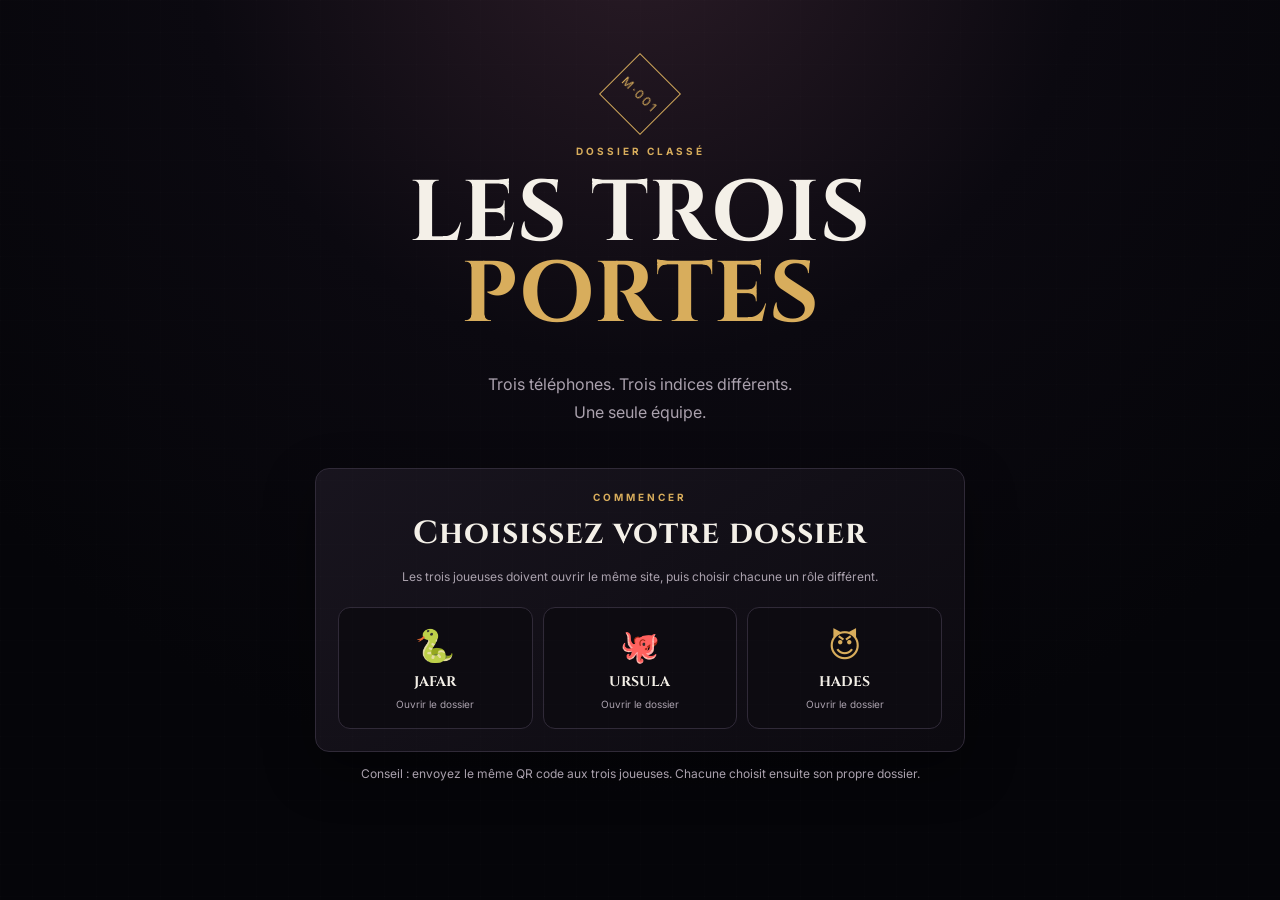
<file: index.html>
<!doctype html>
<html lang="fr">
<head>
  <meta charset="utf-8">
  <meta name="viewport" content="width=device-width,initial-scale=1,viewport-fit=cover">
  <meta name="theme-color" content="#08070c">
  <title>Mystery 001 — Les Trois Portes</title>
  <link rel="stylesheet" href="style.css">
</head>
<body class="landing">
<main class="shell center">
  <div class="sigil">M·001</div>
  <p class="eyebrow">DOSSIER CLASSÉ</p>
  <h1>LES TROIS<br><span>PORTES</span></h1>
  <p class="intro">Trois téléphones. Trois indices différents.<br>Une seule équipe.</p>

  <section class="panel">
    <p class="eyebrow">COMMENCER</p>
    <h2>Choisissez votre dossier</h2>
    <p class="muted">Les trois joueuses doivent ouvrir le même site, puis choisir chacune un rôle différent.</p>
    <div class="role-grid">

  <a class="role-choice" href="room.html?player=jafar&r=K7xP2">
    <span>🐍</span><strong>JAFAR</strong><small>Ouvrir le dossier</small>
  </a>

  <a class="role-choice" href="room.html?player=ursula&r=K7xP2">
    <span>🐙</span><strong>URSULA</strong><small>Ouvrir le dossier</small>
  </a>

  <a class="role-choice" href="room.html?player=hades&r=K7xP2">
    <span>😈</span><strong>HADES</strong><small>Ouvrir le dossier</small>
  </a>

</div>
  </section>

  <p class="hint">Conseil : envoyez le même QR code aux trois joueuses. Chacune choisit ensuite son propre dossier.</p>
</main>
<script src="game.js"></script>
</body>
</html>
</file>
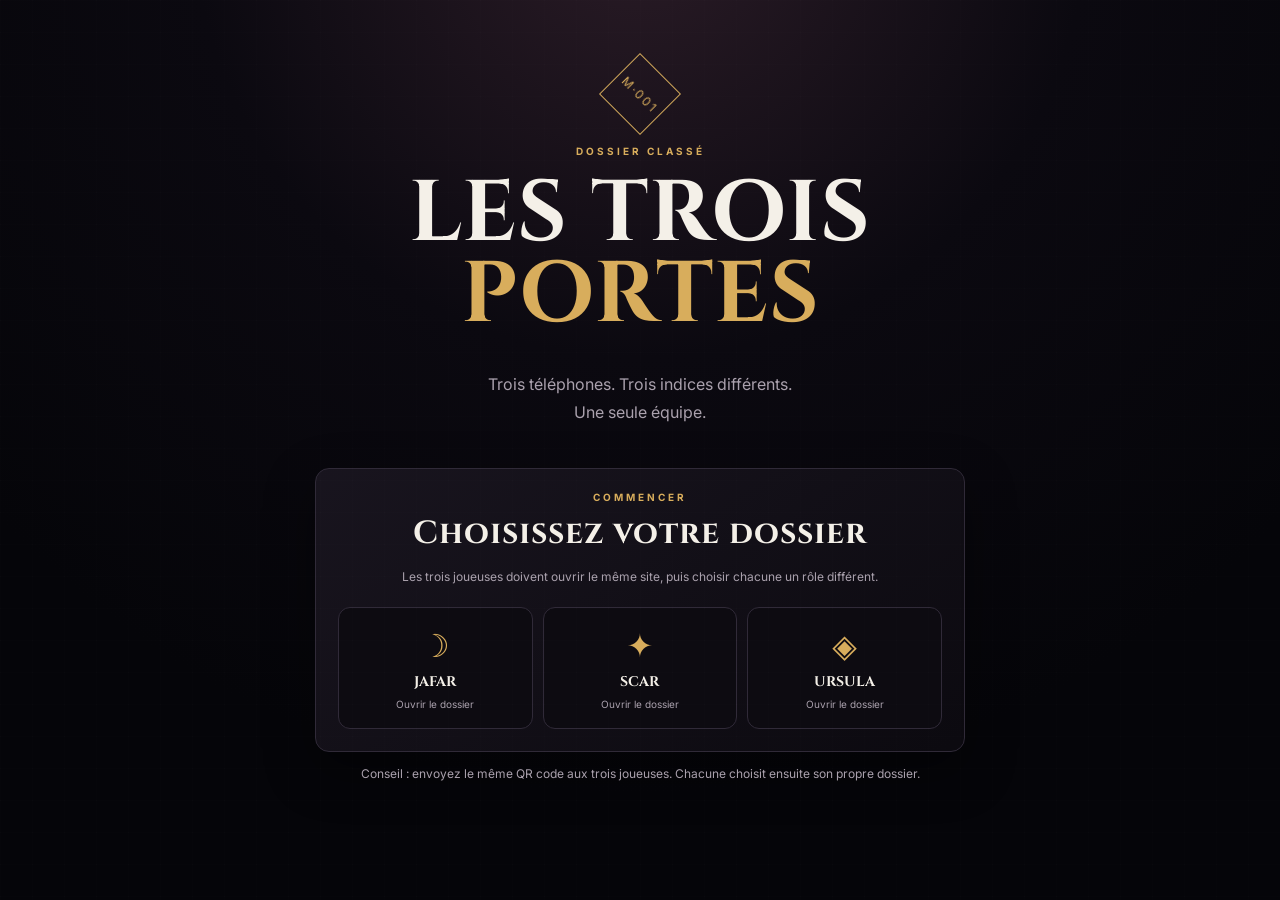
<file: index (1).html>
<!doctype html>
<html lang="fr">
<head>
  <meta charset="utf-8">
  <meta name="viewport" content="width=device-width,initial-scale=1,viewport-fit=cover">
  <meta name="theme-color" content="#08070c">
  <title>Mystery 001 — Les Trois Portes</title>
  <link rel="stylesheet" href="style.css">
</head>
<body class="landing">
<main class="shell center">
  <div class="sigil">M·001</div>
  <p class="eyebrow">DOSSIER CLASSÉ</p>
  <h1>LES TROIS<br><span>PORTES</span></h1>
  <p class="intro">Trois téléphones. Trois indices différents.<br>Une seule équipe.</p>

  <section class="panel">
    <p class="eyebrow">COMMENCER</p>
    <h2>Choisissez votre dossier</h2>
    <p class="muted">Les trois joueuses doivent ouvrir le même site, puis choisir chacune un rôle différent.</p>
    <div class="role-grid">
      <a class="role-choice" href="room.html?player=jafar&room=1">
        <span>☽</span><strong>JAFAR</strong><small>Ouvrir le dossier</small>
      </a>
      <a class="role-choice" href="room.html?player=scar&room=1">
        <span>✦</span><strong>SCAR</strong><small>Ouvrir le dossier</small>
      </a>
      <a class="role-choice" href="room.html?player=ursula&room=1">
        <span>◈</span><strong>URSULA</strong><small>Ouvrir le dossier</small>
      </a>
    </div>
  </section>

  <p class="hint">Conseil : envoyez le même QR code aux trois joueuses. Chacune choisit ensuite son propre dossier.</p>
</main>
<script src="game.js"></script>
</body>
</html>
</file>
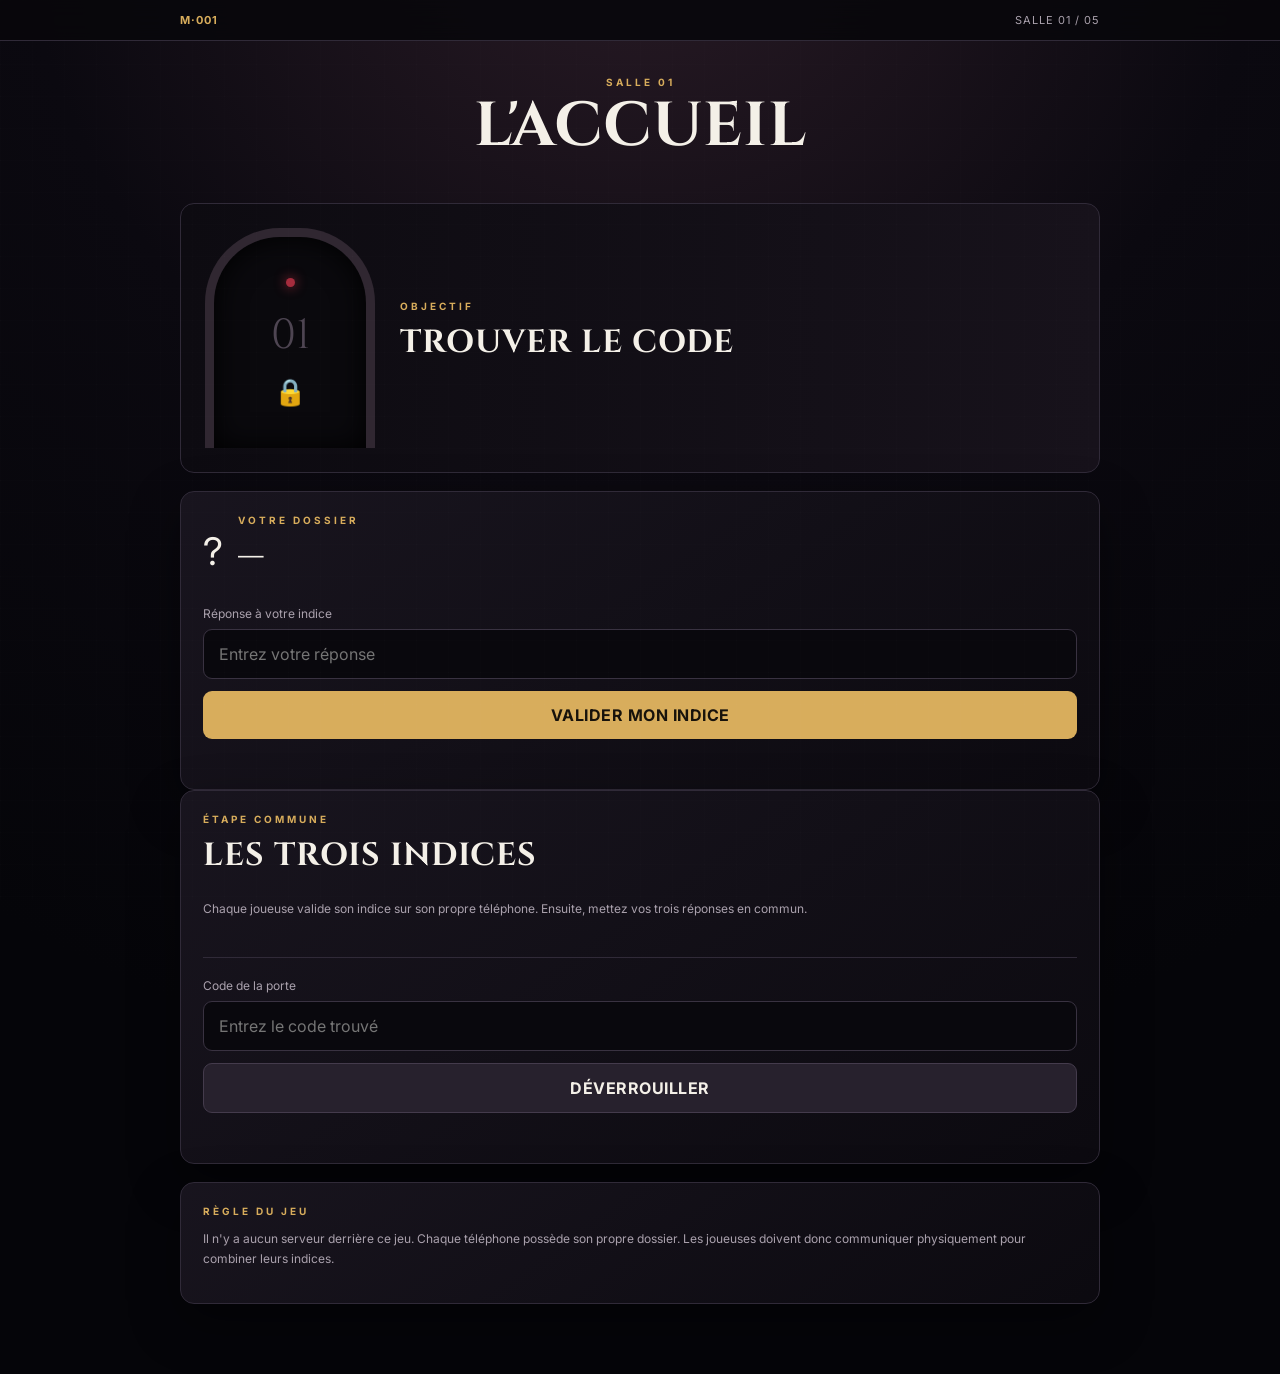
<file: room (1).html>
<!doctype html>
<html lang="fr">
<head>
<meta charset="utf-8">
<meta name="viewport" content="width=device-width,initial-scale=1,viewport-fit=cover">
<meta name="theme-color" content="#08070c">
<title>Mystery 001 — Salle</title>
<link rel="stylesheet" href="style.css">
</head>
<body>
<header class="topbar">
  <a href="index.html" class="brand">M·001</a>
  <div id="roomCounter">SALLE 01 / 05</div>
</header>

<main class="shell game">
  <section class="hero">
    <p class="eyebrow" id="roomEyebrow">SALLE 01</p>
    <h1 id="roomTitle">L'ACCUEIL</h1>
    <p id="roomIntro"></p>
  </section>

  <section class="players" id="players"></section>

  <section class="door">
    <div class="door-frame" id="doorFrame">
      <div class="door-light"></div>
      <div class="door-number" id="doorNumber">01</div>
      <div class="lock" id="lock">🔒</div>
    </div>
    <div>
      <p class="eyebrow">OBJECTIF</p>
      <h2 id="doorTitle">TROUVER LE CODE</h2>
      <p id="doorHint" class="muted"></p>
    </div>
  </section>

  <section class="panel personal">
    <div class="role-head">
      <span id="roleSymbol" class="role-symbol">?</span>
      <div>
        <p class="eyebrow">VOTRE DOSSIER</p>
        <h2 id="roleName">—</h2>
      </div>
    </div>
    <div id="clue"></div>
    <label for="answer">Réponse à votre indice</label>
    <input id="answer" autocomplete="off" placeholder="Entrez votre réponse">
    <button id="answerBtn" class="primary">VALIDER MON INDICE</button>
    <p id="answerStatus" class="status"></p>
  </section>

  <section class="panel team">
    <div class="section-title">
      <div>
        <p class="eyebrow">ÉTAPE COMMUNE</p>
        <h2>LES TROIS INDICES</h2>
      </div>
    </div>
    <p class="muted">Chaque joueuse valide son indice sur son propre téléphone. Ensuite, mettez vos trois réponses en commun.</p>
    <div id="tokens" class="tokens"></div>
    <div class="divider"></div>
    <label for="doorCode">Code de la porte</label>
    <input id="doorCode" autocomplete="off" placeholder="Entrez le code trouvé">
    <button id="doorBtn" class="secondary">DÉVERROUILLER</button>
    <p id="doorStatus" class="status"></p>
  </section>

  <section id="nextRoom" class="panel next hidden">
    <p class="eyebrow">ACCÈS AUTORISÉ</p>
    <h2>LA PORTE S'OUVRE.</h2>
    <p id="nextText" class="muted"></p>
    <button id="nextBtn" class="primary">ENTRER DANS LA SALLE SUIVANTE</button>
  </section>

  <section id="final" class="panel final hidden">
    <div class="sigil">M·001</div>
    <p class="eyebrow">DOSSIER TERMINÉ</p>
    <h2>LES TROIS PORTES SONT OUVERTES.</h2>
    <p class="muted">Vous avez réussi le parcours.</p>
    <div class="final-code">OMEGA</div>
  </section>

  <section class="panel how">
    <p class="eyebrow">RÈGLE DU JEU</p>
    <p class="muted">Il n'y a aucun serveur derrière ce jeu. Chaque téléphone possède son propre dossier. Les joueuses doivent donc communiquer physiquement pour combiner leurs indices.</p>
  </section>
</main>
<script src="game.js"></script>
</body>
</html>
</file>
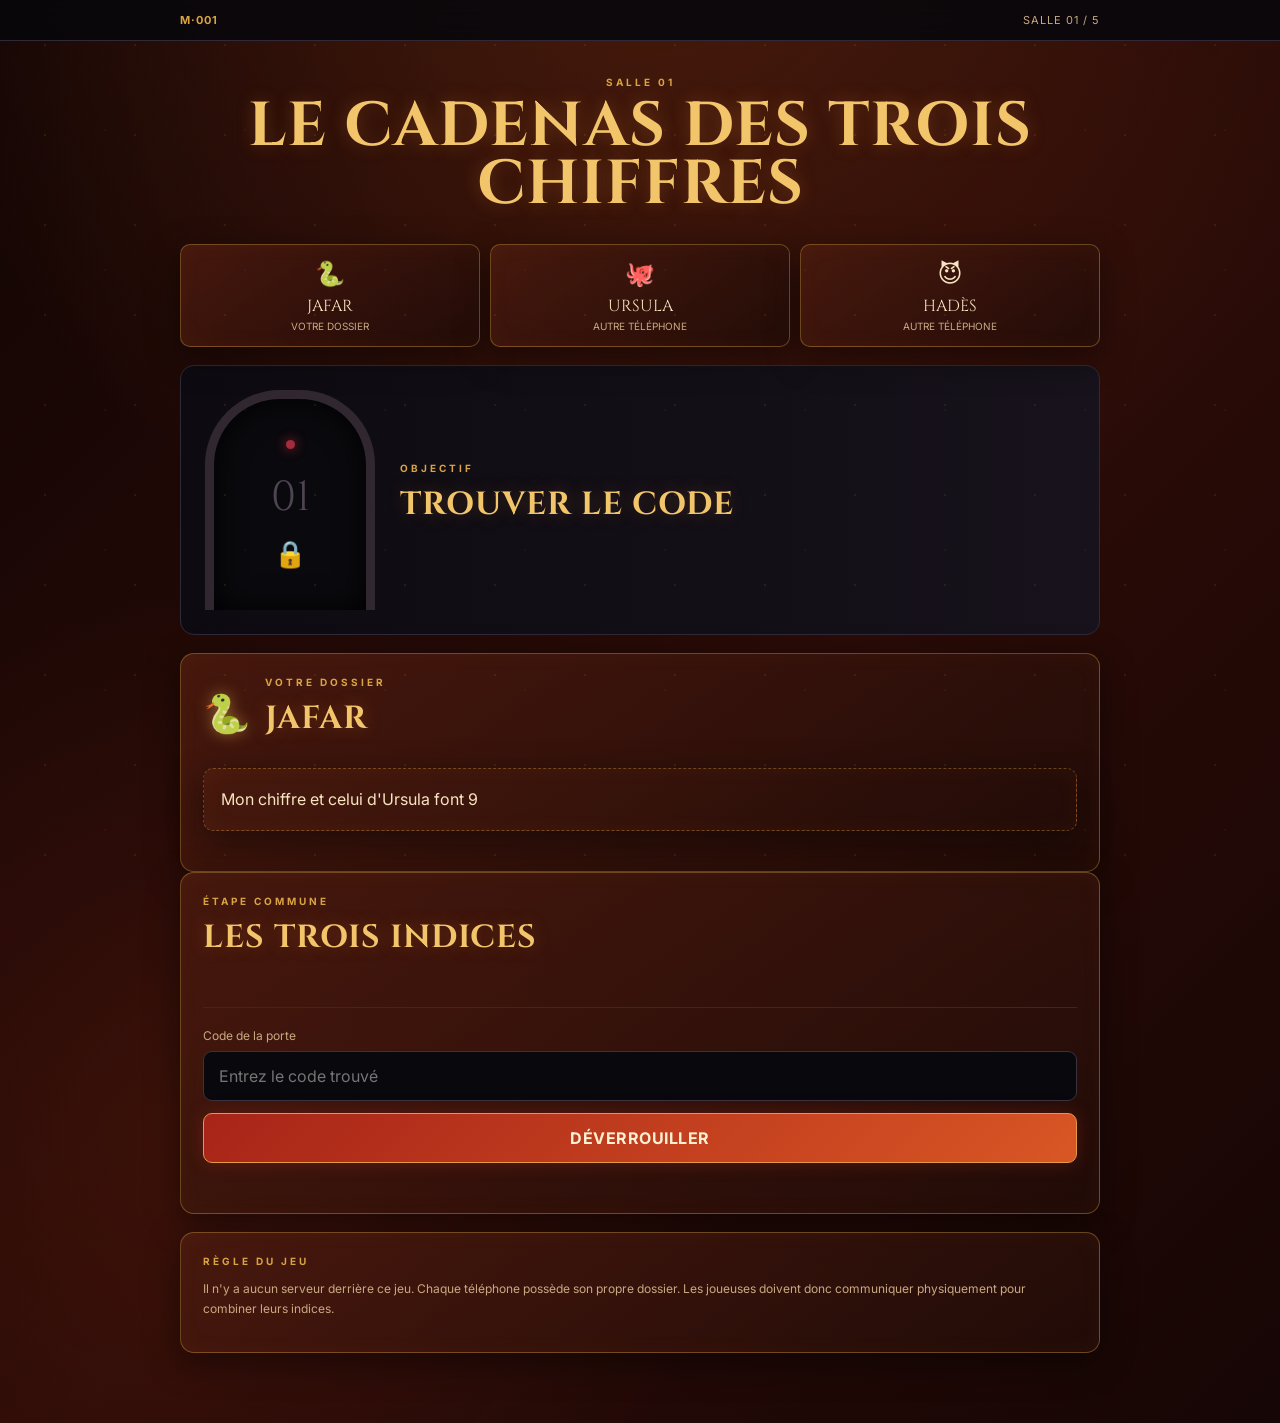
<file: room.html>
<!doctype html>
<html lang="fr">
<head>
<meta charset="utf-8">
<meta name="viewport" content="width=device-width,initial-scale=1,viewport-fit=cover">
<meta name="theme-color" content="#08070c">
<title>Mystery 001 — Salle</title>
<link rel="stylesheet" href="style.css">
</head>
<body>
<header class="topbar">
  <a href="index.html" class="brand">M·001</a>
  <div id="roomCounter">SALLE 01 / 05</div>
</header>

<main class="shell game">
  <section class="hero">
    <p class="eyebrow" id="roomEyebrow">SALLE 01</p>
    <h1 id="roomTitle">L'ACCUEIL</h1>
    <p id="roomIntro"></p>
  </section>

  <section class="players" id="players"></section>

  <section class="door">
    <div class="door-frame" id="doorFrame">
      <div class="door-light"></div>
      <div class="door-number" id="doorNumber">01</div>
      <div class="lock" id="lock">🔒</div>
    </div>
    <div>
      <p class="eyebrow">OBJECTIF</p>
      <h2 id="doorTitle">TROUVER LE CODE</h2>
      <p id="doorHint" class="muted"></p>
    </div>
  </section>

  <section class="panel personal">
    <div class="role-head">
      <span id="roleSymbol" class="role-symbol">?</span>
      <div>
        <p class="eyebrow">VOTRE DOSSIER</p>
        <h2 id="roleName">—</h2>
      </div>
    </div>
    <div id="clue"></div>
    
  </section>

  <section class="panel team">
    <div class="section-title">
      <div>
        <p class="eyebrow">ÉTAPE COMMUNE</p>
        <h2>LES TROIS INDICES</h2>
      </div>
    </div>
    <div id="tokens" class="tokens"></div>
    <div class="divider"></div>
    <label for="doorCode">Code de la porte</label>
    <input id="doorCode" autocomplete="off" placeholder="Entrez le code trouvé">
    <button id="doorBtn" class="secondary">DÉVERROUILLER</button>
    <p id="doorStatus" class="status"></p>
  </section>

  <section id="nextRoom" class="panel next hidden">
    <p class="eyebrow">ACCÈS AUTORISÉ</p>
    <h2>LA PORTE S'OUVRE.</h2>
    <p id="nextText" class="muted"></p>
    <button id="nextBtn" class="primary">ENTRER DANS LA SALLE SUIVANTE</button>
  </section>
<section id="final" class="panel final hidden">
  <div class="sigil">M·001</div>

  <p class="eyebrow">DOSSIER TERMINÉ</p>

  <h2>FÉLICITATIONS !</h2>

  <p class="muted">
    Félicitations, vous avez libéré la magie de Disney des vilains !
    Ils ont laissé en partant ce code mystérieux.
    D'après Merlin, tout commencerait depuis la porte du château...
  </p>

  <div class="final-code" id="finalCode">6W 11S 7E 7N 10E 2N 8W 9N 7W 13S</div>

  <p class="eyebrow">CODE À CONSERVER</p>
</section>

  <section class="panel how">
    <p class="eyebrow">RÈGLE DU JEU</p>
    <p class="muted">Il n'y a aucun serveur derrière ce jeu. Chaque téléphone possède son propre dossier. Les joueuses doivent donc communiquer physiquement pour combiner leurs indices.</p>
  </section>
</main>
<script src="game.js"></script>
</body>
</html>
</file>
<file: style.css>
@import url('https://fonts.googleapis.com/css2?family=Cinzel:wght@500;600;700&family=Inter:wght@400;500;600&display=swap');

:root{--bg:#08070c;--panel:#121018;--line:#302a38;--text:#f4f0e8;--muted:#aaa1ad;--gold:#d8ad5c;--red:#a62c3d;--green:#79c59a}
*{box-sizing:border-box}
html,body{margin:0;min-height:100%;background:radial-gradient(circle at 50% -10%,#2b1c27 0,#0b0910 38%,#050509 75%);color:var(--text);font-family:Inter,system-ui,sans-serif}
body:before{content:"";position:fixed;inset:0;pointer-events:none;opacity:.055;background-image:linear-gradient(rgba(255,255,255,.2) 1px,transparent 1px),linear-gradient(90deg,rgba(255,255,255,.2) 1px,transparent 1px);background-size:32px 32px}
a{color:inherit;text-decoration:none}
button,input{font:inherit}button{cursor:pointer}
.shell{width:min(920px,calc(100% - 24px));margin:auto;padding:30px 0 70px}
.center{min-height:100vh;display:flex;flex-direction:column;justify-content:center;align-items:center;text-align:center}
.sigil{width:58px;height:58px;border:1px solid var(--gold);display:grid;place-items:center;color:var(--gold);letter-spacing:2px;margin-bottom:22px;transform:rotate(45deg);font-size:12px}
.sigil{font-family:Inter}.eyebrow{font-size:10px;letter-spacing:3px;color:var(--gold);font-weight:700;margin:0 0 9px}
h1,h2{font-family:Cinzel,serif;letter-spacing:1px}h1{font-size:clamp(42px,10vw,86px);line-height:.94;margin:8px 0 20px}h1 span{color:var(--gold)}
h2{margin:0 0 10px;font-size:clamp(21px,5vw,32px)}.intro{color:var(--muted);line-height:1.7}
.panel{width:100%;background:linear-gradient(145deg,rgba(25,21,31,.96),rgba(12,10,16,.96));border:1px solid var(--line);border-radius:14px;padding:22px;box-shadow:0 18px 50px rgba(0,0,0,.4)}
.center>.panel{width:min(650px,100%);margin-top:26px}.muted,.hint{font-size:12px;color:var(--muted);line-height:1.65}
.role-grid{display:grid;grid-template-columns:repeat(3,1fr);gap:10px;margin-top:20px}
.role-choice{border:1px solid var(--line);border-radius:12px;padding:18px 10px;background:#0d0b11;display:flex;flex-direction:column;align-items:center;gap:7px;transition:.2s}
.role-choice:hover{border-color:var(--gold);transform:translateY(-2px)}.role-choice span{font-size:32px;color:var(--gold)}.role-choice strong{font-family:Cinzel;font-size:14px}.role-choice small{font-size:10px;color:var(--muted)}
.topbar{position:sticky;top:0;z-index:5;background:rgba(8,7,12,.9);backdrop-filter:blur(14px);border-bottom:1px solid var(--line);padding:13px max(12px,calc((100% - 920px)/2));display:flex;justify-content:space-between;color:var(--muted);font-size:11px;letter-spacing:1px}
.brand{color:var(--gold);font-weight:700}.game{padding-top:35px}.hero{text-align:center;margin-bottom:30px}.hero h1{font-size:clamp(36px,8vw,62px);margin:0 0 12px}.hero p:last-child{max-width:600px;margin:auto}
.players{display:grid;grid-template-columns:repeat(3,1fr);gap:10px;margin-bottom:18px}.player-card{padding:14px;border:1px solid var(--line);border-radius:10px;background:#100e15;text-align:center}.player-card.active{border-color:var(--gold)}
.player-symbol{font-size:24px}.player-name{font-family:Cinzel;margin:7px 0 3px}.player-state{font-size:10px;color:var(--muted)}
.door{display:grid;grid-template-columns:170px 1fr;gap:25px;align-items:center;padding:24px;border:1px solid var(--line);background:linear-gradient(90deg,#0d0b11,#17121b);border-radius:14px;margin-bottom:18px}
.door-frame{height:220px;border:9px solid #302731;border-bottom:0;border-radius:75px 75px 0 0;background:#0a090d;display:flex;flex-direction:column;align-items:center;justify-content:center;box-shadow:inset 0 0 30px #000}
.door-light{width:9px;height:9px;border-radius:50%;background:var(--red);box-shadow:0 0 12px var(--red);margin-bottom:20px}.door-frame.open .door-light{background:var(--green);box-shadow:0 0 16px var(--green)}
.door-number{font-family:Cinzel;font-size:42px;color:#4e4552}.lock{font-size:26px;margin-top:12px}
.role-head{display:flex;align-items:center;gap:15px;margin-bottom:18px}.role-symbol{font-size:38px}.clue-box{padding:17px;border:1px dashed #504556;border-radius:10px;background:#0d0b11;margin-bottom:18px;line-height:1.7}
label{display:block;text-align:left;color:var(--muted);font-size:12px;margin:0 0 8px}input{width:100%;background:#09080d;color:var(--text);border:1px solid #393241;border-radius:9px;padding:14px 15px;outline:none}
input:focus{border-color:var(--gold);box-shadow:0 0 0 3px rgba(216,173,92,.08)}
button{border:0;border-radius:9px;padding:14px 16px;font-weight:700;letter-spacing:.5px;width:100%;margin-top:12px}.primary{background:var(--gold);color:#17120b}.secondary{background:#27212d;color:var(--text);border:1px solid #443b4c}
button:disabled{opacity:.45;cursor:not-allowed}.status{min-height:18px;color:var(--gold);font-size:12px;margin:10px 0 0}.section-title{display:flex;justify-content:space-between;align-items:flex-start}.tokens{display:flex;gap:10px;margin:18px 0}.token{flex:1;border:1px solid var(--line);border-radius:10px;padding:12px;text-align:center;color:#625b67}.token.me{border-color:var(--gold);color:var(--gold)}
.divider{height:1px;background:var(--line);margin:20px 0}.next,.final,.how{margin-top:18px}.next{text-align:center}.final{text-align:center}.final-code{font-family:Cinzel;font-size:42px;color:var(--gold);letter-spacing:8px;margin-top:22px}.hidden{display:none!important}
/* =========================================================
   IDENTITÉ DES VILAINS
   ========================================================= */


/* =========================================================
   JAFAR — ROUGE / DÉSERT
   ========================================================= */

body.theme-jafar {
  --bg: #180806;
  --bg-soft: #2b100b;
  --panel: rgba(55, 20, 12, 0.88);
  --panel-border: rgba(218, 142, 55, 0.45);
  --text: #f8e4c1;
  --muted: #c9a982;
  --accent: #c93524;
  --accent-light: #ef8b38;
  --gold: #d9a441;

  background:
    radial-gradient(circle at 50% -10%, rgba(220, 91, 35, .25), transparent 45%),
    radial-gradient(circle at 15% 80%, rgba(175, 55, 25, .15), transparent 35%),
    linear-gradient(135deg, #120504, #2a0b07 55%, #160605);

  color: var(--text);
}


/* sable / poussière */
body.theme-jafar::before {
  content: "";
  position: fixed;
  inset: 0;
  pointer-events: none;
  opacity: .22;

  background-image:
    radial-gradient(circle, rgba(238, 177, 91, .45) 1px, transparent 1px),
    radial-gradient(circle, rgba(238, 177, 91, .25) 1px, transparent 1px);

  background-size: 90px 90px, 140px 140px;
  background-position: 0 0, 35px 60px;
}


/* panneaux */
body.theme-jafar .panel,
body.theme-jafar .clue-box,
body.theme-jafar .player-card {
  background:
    linear-gradient(
      145deg,
      rgba(72, 25, 14, .94),
      rgba(34, 12, 8, .94)
    );

  border-color: rgba(217, 164, 65, .38);

  box-shadow:
    0 10px 35px rgba(0, 0, 0, .45),
    inset 0 0 25px rgba(217, 164, 65, .04);
}


/* titres */
body.theme-jafar h1,
body.theme-jafar h2,
body.theme-jafar .room-title {
  color: #f2c56b;
  text-shadow:
    0 0 18px rgba(239, 139, 56, .25);
}


/* boutons */
body.theme-jafar button {
  background: linear-gradient(135deg, #a82418, #d95625);
  border-color: #e29a45;
  color: #fff1d2;

  box-shadow:
    0 0 18px rgba(201, 53, 36, .25);
}

body.theme-jafar button:hover {
  background: linear-gradient(135deg, #d13a25, #ed7830);
}


/* =========================================================
   URSULA — VIOLET / ABYSSES
   ========================================================= */

body.theme-ursula {
  --bg: #090313;
  --bg-soft: #17062b;
  --panel: rgba(28, 10, 45, .88);
  --panel-border: rgba(174, 91, 219, .42);
  --text: #eee0fa;
  --muted: #bba8ca;
  --accent: #9b42bd;
  --accent-light: #d07bea;
  --aqua: #46d7d0;

  background:
    radial-gradient(circle at 20% 10%, rgba(148, 48, 180, .28), transparent 38%),
    radial-gradient(circle at 85% 75%, rgba(27, 159, 165, .18), transparent 40%),
    linear-gradient(160deg, #08020f, #19062c 50%, #050711);

  color: var(--text);
}


/* bulles */
body.theme-ursula::before {
  content: "";
  position: fixed;
  inset: 0;
  pointer-events: none;
  opacity: .25;

  background-image:
    radial-gradient(circle at 15% 25%, transparent 0 7px, rgba(94, 218, 213, .25) 8px, transparent 9px),
    radial-gradient(circle at 75% 65%, transparent 0 11px, rgba(182, 105, 222, .22) 12px, transparent 13px),
    radial-gradient(circle at 40% 80%, transparent 0 5px, rgba(94, 218, 213, .18) 6px, transparent 7px);

  background-size: 190px 230px, 270px 310px, 150px 180px;
}


/* panneaux */
body.theme-ursula .panel,
body.theme-ursula .clue-box,
body.theme-ursula .player-card {
  background:
    linear-gradient(
      150deg,
      rgba(43, 13, 61, .94),
      rgba(13, 8, 28, .95)
    );

  border-color: rgba(174, 91, 219, .4);

  box-shadow:
    0 12px 40px rgba(0, 0, 0, .5),
    inset 0 0 30px rgba(155, 66, 189, .06);
}


/* titres */
body.theme-ursula h1,
body.theme-ursula h2,
body.theme-ursula .room-title {
  color: #d88af0;

  text-shadow:
    0 0 18px rgba(208, 123, 234, .3);
}


/* petits éléments */
body.theme-ursula .eyebrow {
  color: var(--aqua);
}


/* boutons */
body.theme-ursula button {
  background: linear-gradient(135deg, #71308f, #a94dc4);
  border-color: #d07bea;
  color: #f8eaff;

  box-shadow:
    0 0 22px rgba(155, 66, 189, .28);
}

body.theme-ursula button:hover {
  background: linear-gradient(135deg, #9140b2, #c263df);
}


/* =========================================================
   HADÈS — BLEU / FLAMMES
   ========================================================= */

body.theme-hades {
  --bg: #020813;
  --bg-soft: #06152b;
  --panel: rgba(6, 20, 40, .9);
  --panel-border: rgba(51, 176, 255, .45);
  --text: #dff5ff;
  --muted: #91b9d2;
  --accent: #168cff;
  --accent-light: #4dd9ff;
  --fire: #25bfff;

  background:
    radial-gradient(circle at 50% 0%, rgba(22, 140, 255, .3), transparent 40%),
    radial-gradient(circle at 20% 90%, rgba(0, 214, 255, .16), transparent 35%),
    linear-gradient(160deg, #01050c, #04152b 52%, #01050d);

  color: var(--text);
}


/* halo de flammes bleues */
body.theme-hades::before {
  content: "";
  position: fixed;
  inset: 0;
  pointer-events: none;

  background:
    radial-gradient(
      ellipse at 10% 100%,
      rgba(0, 174, 255, .35),
      transparent 28%
    ),
    radial-gradient(
      ellipse at 90% 100%,
      rgba(24, 118, 255, .32),
      transparent 28%
    ),
    radial-gradient(
      ellipse at 50% 110%,
      rgba(0, 221, 255, .28),
      transparent 35%
    );

  filter: blur(15px);
}


/* panneaux */
body.theme-hades .panel,
body.theme-hades .clue-box,
body.theme-hades .player-card {
  background:
    linear-gradient(
      150deg,
      rgba(7, 29, 57, .95),
      rgba(2, 10, 24, .96)
    );

  border-color: rgba(51, 176, 255, .42);

  box-shadow:
    0 12px 45px rgba(0, 0, 0, .55),
    0 0 25px rgba(22, 140, 255, .08),
    inset 0 0 30px rgba(77, 217, 255, .05);
}


/* titres */
body.theme-hades h1,
body.theme-hades h2,
body.theme-hades .room-title {
  color: #52d9ff;

  text-shadow:
    0 0 8px rgba(77, 217, 255, .6),
    0 0 25px rgba(22, 140, 255, .4);
}


/* éléments importants */
body.theme-hades .eyebrow {
  color: #4dd9ff;
}


/* boutons */
body.theme-hades button {
  background: linear-gradient(135deg, #075bc1, #009bd8);
  border-color: #52d9ff;
  color: #e8fbff;

  box-shadow:
    0 0 20px rgba(22, 140, 255, .35);
}

body.theme-hades button:hover {
  background: linear-gradient(135deg, #087be0, #13bce9);
}


/* =========================================================
   CODE FINAL
   ========================================================= */

body.theme-jafar .final-code {
  color: #f2c56b;
  text-shadow: 0 0 25px rgba(239, 139, 56, .5);
}

body.theme-ursula .final-code {
  color: #d88af0;
  text-shadow: 0 0 25px rgba(208, 123, 234, .5);
}

body.theme-hades .final-code {
  color: #52d9ff;
  text-shadow:
    0 0 10px rgba(77, 217, 255, .8),
    0 0 30px rgba(22, 140, 255, .6);
}


/* =========================================================
   ICÔNE DU VILAIN
   ========================================================= */

body.theme-jafar #roleSymbol {
  color: #e4b04d;
  text-shadow: 0 0 15px rgba(228, 176, 77, .5);
}

body.theme-ursula #roleSymbol {
  color: #d76af0;
  text-shadow: 0 0 15px rgba(215, 106, 240, .5);
}

body.theme-hades #roleSymbol {
  color: #4dd9ff;
  text-shadow: 0 0 18px rgba(77, 217, 255, .8);
}
@media(max-width:650px){.role-grid,.players{grid-template-columns:1fr}.door{grid-template-columns:110px 1fr;padding:16px}.door-frame{height:170px}.shell{width:min(100% - 18px,920px)}}
@media(prefers-reduced-motion:no-preference){.door-frame.open{animation:open .8s ease forwards}@keyframes open{50%{filter:brightness(1.5);transform:scale(1.02)}100%{filter:brightness(1)}}}
</file>
